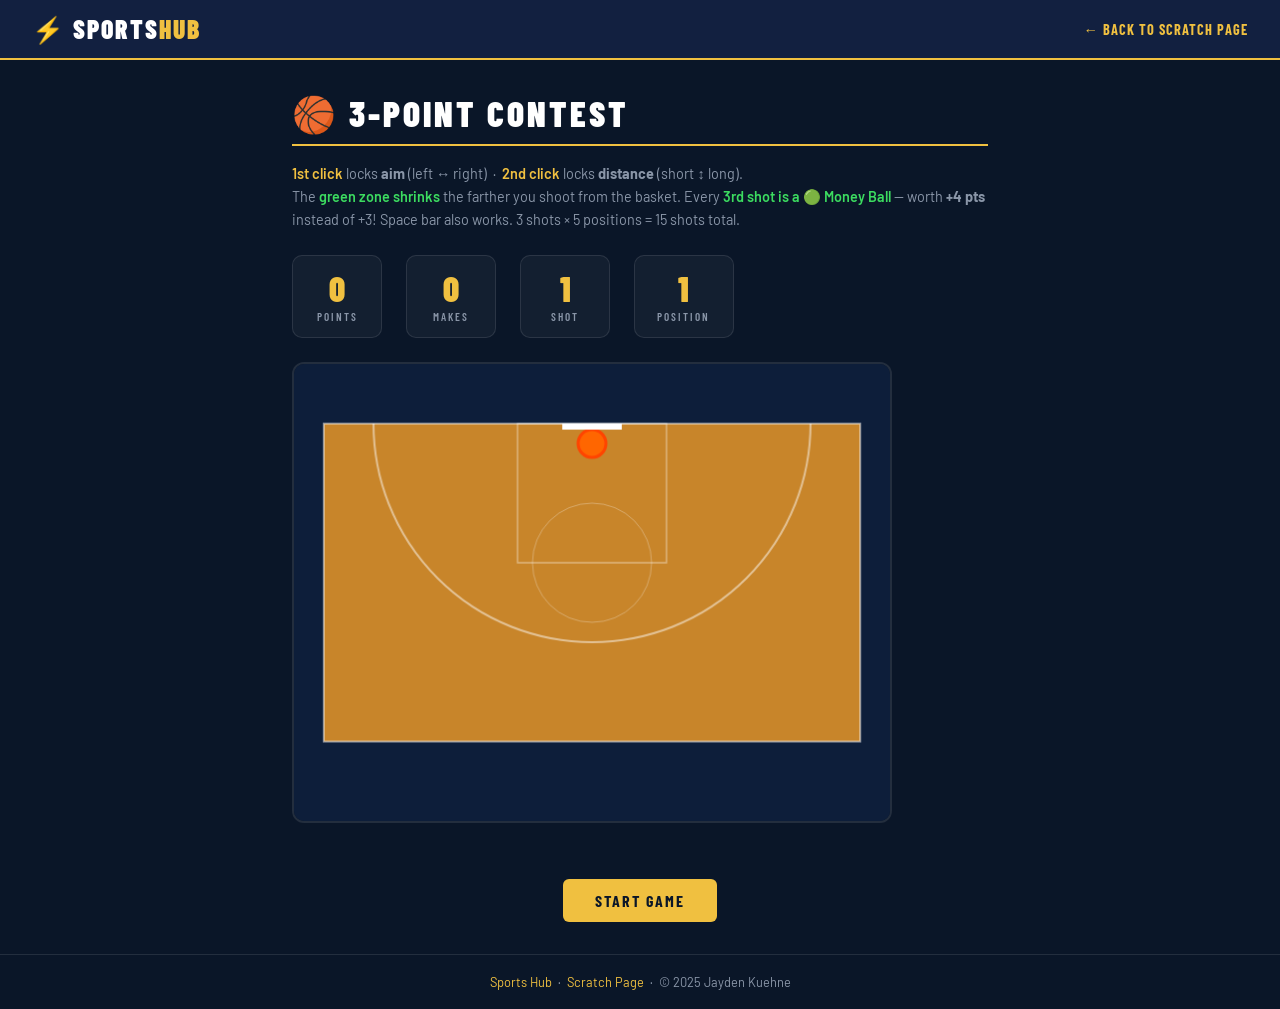
<file: game.html>
<!DOCTYPE html>
<html lang="en">
<head>
  <meta charset="UTF-8">
  <meta name="viewport" content="width=device-width, initial-scale=1.0">
  <title>3-Point Contest – Sports Hub</title>
  <link href="https://fonts.googleapis.com/css2?family=Barlow+Condensed:wght@400;600;700;900&family=Barlow:wght@300;400;500;600&display=swap" rel="stylesheet">
  <style>
    :root {
      --navy: #0a1628;
      --navy-mid: #122040;
      --navy-light: #1a3060;
      --gold: #f0c040;
      --white: #ffffff;
      --gray: #8a96a8;
      --light-border: rgba(255,255,255,0.1);
      --card-bg: rgba(255,255,255,0.04);
      --font-display: 'Barlow Condensed', sans-serif;
      --font-body: 'Barlow', sans-serif;
    }
    * { box-sizing: border-box; margin: 0; padding: 0; }
    body {
      font-family: var(--font-body);
      background: var(--navy);
      color: var(--white);
      min-height: 100vh;
      display: flex;
      flex-direction: column;
    }

    /* NAV */
    nav {
      background: var(--navy-mid);
      border-bottom: 2px solid var(--gold);
      padding: 0 2rem;
      height: 60px;
      display: flex;
      align-items: center;
      justify-content: space-between;
    }
    .brand {
      font-family: var(--font-display);
      font-size: 1.6rem;
      font-weight: 900;
      color: var(--white);
      text-decoration: none;
      letter-spacing: 2px;
      text-transform: uppercase;
    }
    .brand span { color: var(--gold); }
    .back-link {
      font-family: var(--font-display);
      font-size: 0.9rem;
      font-weight: 700;
      letter-spacing: 1px;
      text-transform: uppercase;
      color: var(--gold);
      text-decoration: none;
    }
    .back-link:hover { text-decoration: underline; }

    /* MAIN */
    main {
      flex: 1;
      padding: 2rem;
      max-width: 760px;
      margin: 0 auto;
      width: 100%;
    }
    h1 {
      font-family: var(--font-display);
      font-size: 2.2rem;
      font-weight: 900;
      text-transform: uppercase;
      letter-spacing: 3px;
      color: var(--white);
      margin-bottom: 0.5rem;
      border-bottom: 2px solid var(--gold);
      padding-bottom: 0.5rem;
      display: flex;
      align-items: center;
      gap: 0.75rem;
    }
    .instructions {
      color: var(--gray);
      font-size: 0.9rem;
      margin: 1rem 0 1.5rem;
      line-height: 1.6;
    }
    .instructions span { color: var(--gold); font-weight: 600; }
    .instructions .green { color: #3cdc60; font-weight: 600; }

    /* STATS ROW */
    .stats-row {
      display: flex;
      gap: 1.5rem;
      margin-bottom: 1.5rem;
      flex-wrap: wrap;
    }
    .stat-box {
      background: var(--card-bg);
      border: 1px solid var(--light-border);
      border-radius: 10px;
      padding: 0.9rem 1.4rem;
      text-align: center;
      min-width: 90px;
    }
    .stat-val {
      font-family: var(--font-display);
      font-size: 2.2rem;
      font-weight: 900;
      color: var(--gold);
      line-height: 1;
    }
    .stat-lbl {
      font-family: var(--font-display);
      font-size: 0.7rem;
      font-weight: 600;
      letter-spacing: 2px;
      text-transform: uppercase;
      color: var(--gray);
      margin-top: 4px;
    }

    /* CANVAS */
    #game-canvas {
      border: 2px solid var(--light-border);
      border-radius: 12px;
      cursor: pointer;
      display: block;
      width: 100%;
      max-width: 600px;
    }

    /* MSG + BUTTON */
    #game-msg {
      font-family: var(--font-display);
      font-size: 1.3rem;
      font-weight: 700;
      color: var(--gold);
      letter-spacing: 2px;
      min-height: 2rem;
      text-align: center;
      margin: 0.75rem 0;
    }
    .btn-gold {
      background: var(--gold);
      color: var(--navy);
      font-family: var(--font-display);
      font-weight: 700;
      font-size: 1rem;
      letter-spacing: 2px;
      text-transform: uppercase;
      border: none;
      padding: 0.75rem 2rem;
      border-radius: 6px;
      cursor: pointer;
      transition: background 0.2s, transform 0.1s;
      display: block;
      margin: 0 auto;
    }
    .btn-gold:hover { background: #ffd060; transform: translateY(-2px); }

    footer {
      text-align: center;
      padding: 1.2rem;
      color: var(--gray);
      font-size: 0.8rem;
      border-top: 1px solid var(--light-border);
    }
    footer a { color: var(--gold); text-decoration: none; }
  </style>
</head>
<body>

<nav>
  <a class="brand" href="index.html">⚡ Sports<span>Hub</span></a>
  <a class="back-link" href="scratch.html">← Back to Scratch Page</a>
</nav>

<main>
  <h1>🏀 3-Point Contest</h1>
  <p class="instructions">
    <span>1st click</span> locks <strong>aim</strong> (left ↔ right) &nbsp;·&nbsp;
    <span>2nd click</span> locks <strong>distance</strong> (short ↕ long).<br>
    The <span class="green">green zone shrinks</span> the farther you shoot from the basket.
    Every <span class="green">3rd shot is a 🟢 Money Ball</span> — worth <strong>+4 pts</strong> instead of +3!
    Space bar also works. 3 shots × 5 positions = 15 shots total.
  </p>

  <div class="stats-row">
    <div class="stat-box"><div class="stat-val" id="g-score">0</div><div class="stat-lbl">Points</div></div>
    <div class="stat-box"><div class="stat-val" id="g-makes">0</div><div class="stat-lbl">Makes</div></div>
    <div class="stat-box"><div class="stat-val" id="g-shot">1</div><div class="stat-lbl">Shot</div></div>
    <div class="stat-box"><div class="stat-val" id="g-pos">1</div><div class="stat-lbl">Position</div></div>
  </div>

  <canvas id="game-canvas" width="600" height="460"></canvas>
  <div id="game-msg"></div>
  <button id="game-start-btn" class="btn-gold" onclick="startGame()">Start Game</button>
</main>

<footer>
  <a href="index.html">Sports Hub</a> &nbsp;·&nbsp; <a href="scratch.html">Scratch Page</a> &nbsp;·&nbsp; &copy; 2025 Jayden Kuehne
</footer>

<script>
// ── 3-POINT CONTEST GAME ────────────────────────────────────────
let gameRunning = false;
let gScore = 0, gMakes = 0, gShotNum = 0, gPosNum = 0;
let currentShotsThisPos = 0;
let gamePhase = 'idle';
let aimVal = 0, aimDir = 1, aimSpeed = 2.6;
let aimLocked = false, aimLockedVal = 50;
let distVal = 0, distDir = 1, distSpeed = 2.2;
let ballX = 0, ballY = 0, ballTargetX = 0, ballTargetY = 0;
let ballProgress = 0, shotMade = false, currentMoneyBall = false;
let feedbackMsg = '', feedbackAlpha = 0;
let animId = null;

const positions = [
  { x: 60,  y: 300, label: 'Left Corner' },
  { x: 150, y: 180, label: 'Left Wing'   },
  { x: 300, y: 140, label: 'Top of Arc'  },
  { x: 450, y: 180, label: 'Right Wing'  },
  { x: 540, y: 300, label: 'Right Corner'}
];
const BASKET_X = 300, BASKET_Y = 80;
const SHOTS_PER_POS = 3;
const BASE_GREEN_HALF = 12;
const CLOSE_LO = 25, CLOSE_HI = 75;

function posDistance(pos) { return Math.hypot(pos.x - BASKET_X, pos.y - BASKET_Y); }
const POS_DIST_MIN = Math.min(...positions.map(posDistance));
const POS_DIST_MAX = Math.max(...positions.map(posDistance));
function greenZone() {
  const pos = positions[gPosNum] || positions[0];
  const t = (posDistance(pos) - POS_DIST_MIN) / (POS_DIST_MAX - POS_DIST_MIN);
  const half = BASE_GREEN_HALF - t * 7;
  return { lo: 50 - half, hi: 50 + half };
}
function isMoneyBall() { return (gShotNum % 3) === 2; }

// Init
const canvas = document.getElementById('game-canvas');
canvas.addEventListener('click', handleClick);
window.addEventListener('keydown', e => { if (e.code === 'Space' && gameRunning) { e.preventDefault(); handleClick(); }});
drawCourt();

function drawCourt() {
  const ctx = canvas.getContext('2d');
  ctx.fillStyle = '#0d1e3a'; ctx.fillRect(0, 0, 600, 460);
  ctx.fillStyle = '#c8852a'; ctx.fillRect(30, 60, 540, 320);
  ctx.strokeStyle = 'rgba(255,255,255,0.5)'; ctx.lineWidth = 2;
  ctx.strokeRect(30, 60, 540, 320);
  ctx.strokeStyle = 'rgba(255,255,255,0.4)'; ctx.lineWidth = 1.5;
  ctx.strokeRect(225, 60, 150, 140);
  ctx.beginPath(); ctx.arc(BASKET_X, 60, 220, 0, Math.PI, false);
  ctx.strokeStyle = 'rgba(255,255,255,0.5)'; ctx.lineWidth = 2; ctx.stroke();
  ctx.beginPath(); ctx.arc(BASKET_X, 200, 60, 0, Math.PI * 2);
  ctx.strokeStyle = 'rgba(255,255,255,0.3)'; ctx.lineWidth = 1; ctx.stroke();
  ctx.fillStyle = '#ff6600'; ctx.beginPath(); ctx.arc(BASKET_X, BASKET_Y, 14, 0, Math.PI * 2); ctx.fill();
  ctx.strokeStyle = '#ff4400'; ctx.lineWidth = 3; ctx.stroke();
  ctx.fillStyle = '#ffffff'; ctx.fillRect(BASKET_X - 30, BASKET_Y - 20, 60, 6);
}

function startGame() {
  gScore = 0; gMakes = 0; gShotNum = 0; gPosNum = 0; currentShotsThisPos = 0;
  aimVal = 0; aimDir = 1; aimLocked = false; aimLockedVal = 50;
  distVal = 0; distDir = 1; feedbackMsg = ''; feedbackAlpha = 0;
  currentMoneyBall = false; shotMade = false;
  gameRunning = true; gamePhase = 'aim';
  document.getElementById('game-start-btn').style.display = 'none';
  document.getElementById('game-msg').textContent = 'CLICK to lock AIM ↔';
  updateStats();
  if (animId) cancelAnimationFrame(animId);
  gameLoop();
}

function gameLoop() {
  if (!gameRunning) return;
  const ctx = canvas.getContext('2d');
  if (gamePhase === 'aim') { aimVal += aimDir * aimSpeed; if (aimVal >= 100 || aimVal <= 0) aimDir *= -1; }
  if (gamePhase === 'dist') { distVal += distDir * distSpeed; if (distVal >= 100 || distVal <= 0) distDir *= -1; }
  if (gamePhase === 'flight') {
    ballProgress += 0.038;
    if (ballProgress >= 1) {
      ballProgress = 1; gamePhase = 'aim';
      aimVal = 0; aimDir = 1; aimLocked = false; distVal = 0; distDir = 1;
      if (shotMade) {
        const pts = currentMoneyBall ? 4 : 3;
        gScore += pts; gMakes++;
        feedbackMsg = currentMoneyBall ? '🟢 MONEY! +4' : 'SWISH! +3';
      } else { feedbackMsg = 'MISS!'; }
      feedbackAlpha = 1.6; gShotNum++; currentShotsThisPos++;
      updateStats(); checkAdvance();
      if (gameRunning) document.getElementById('game-msg').textContent = 'CLICK to lock AIM ↔';
    }
  }
  if (feedbackAlpha > 0) feedbackAlpha -= 0.022;
  drawCourt();
  drawPositionMarkers(ctx);
  drawAimLine(ctx);
  drawBars(ctx);
  if (gamePhase === 'flight') drawBall(ctx);
  if (feedbackAlpha > 0) drawFeedback(ctx);
  animId = requestAnimationFrame(gameLoop);
}

function drawPositionMarkers(ctx) {
  positions.forEach((pos, i) => {
    const isActive = i === gPosNum && gameRunning;
    ctx.beginPath(); ctx.arc(pos.x, pos.y, isActive ? 16 : 10, 0, Math.PI * 2);
    ctx.fillStyle = isActive ? 'rgba(240,192,64,0.9)' : 'rgba(240,192,64,0.3)'; ctx.fill();
    ctx.strokeStyle = '#f0c040'; ctx.lineWidth = 2; ctx.stroke();
    if (isActive) {
      ctx.fillStyle = '#0a1628'; ctx.font = 'bold 12px Barlow Condensed, sans-serif';
      ctx.textAlign = 'center'; ctx.fillText(i + 1, pos.x, pos.y + 4);
    }
  });
}

function drawAimLine(ctx) {
  if (gamePhase !== 'dist' && gamePhase !== 'flight') return;
  const pos = positions[gPosNum];
  const tx = BASKET_X + ((aimLockedVal - 50) / 50) * 130;
  const gz = greenZone();
  ctx.save(); ctx.setLineDash([6, 5]);
  ctx.strokeStyle = (aimLockedVal >= gz.lo && aimLockedVal <= gz.hi) ? 'rgba(60,200,80,0.65)' : 'rgba(240,192,64,0.5)';
  ctx.lineWidth = 1.5; ctx.beginPath(); ctx.moveTo(pos.x, pos.y); ctx.lineTo(tx, BASKET_Y); ctx.stroke();
  ctx.setLineDash([]); ctx.restore();
}

function drawBars(ctx) {
  if (!gameRunning || gamePhase === 'flight') return;
  const gz = greenZone();
  const money = isMoneyBall();
  const barCol = money ? 'rgba(40,180,80,0.85)' : 'rgba(60,200,80,0.8)';
  const barColDim = money ? 'rgba(40,180,80,0.35)' : 'rgba(60,200,80,0.3)';

  const ax = 30, ay = 408, aw = 530, ah = 18;
  const aimActive = gamePhase === 'aim';
  ctx.fillStyle = aimActive ? 'rgba(0,0,0,0.6)' : 'rgba(0,0,0,0.25)';
  ctx.beginPath(); ctx.roundRect(ax, ay, aw, ah, 8); ctx.fill();
  ctx.fillStyle = aimActive ? barCol : barColDim;
  ctx.beginPath(); ctx.roundRect(ax + aw * (gz.lo / 100), ay, aw * ((gz.hi - gz.lo) / 100), ah, 4); ctx.fill();
  if (!aimActive) {
    const lx = ax + (aimLockedVal / 100) * aw;
    ctx.fillStyle = (aimLockedVal >= gz.lo && aimLockedVal <= gz.hi) ? '#3cc850' : '#ff6060';
    ctx.beginPath(); ctx.roundRect(lx - 4, ay - 2, 8, ah + 4, 4); ctx.fill();
  } else {
    const ix = ax + (aimVal / 100) * aw;
    ctx.fillStyle = money ? '#3cdc60' : '#ffffff';
    ctx.beginPath(); ctx.roundRect(ix - 4, ay - 2, 8, ah + 4, 4); ctx.fill();
  }
  ctx.fillStyle = aimActive ? 'rgba(255,255,255,0.9)' : 'rgba(255,255,255,0.35)';
  ctx.font = (aimActive ? 'bold ' : '') + '11px Barlow, sans-serif'; ctx.textAlign = 'left';
  ctx.fillText(aimActive ? '← AIM (1st click) →' : '← AIM locked ✓', ax, ay - 5);
  if (money && aimActive) {
    ctx.fillStyle = '#3cdc60'; ctx.font = 'bold 11px Barlow, sans-serif'; ctx.textAlign = 'right';
    ctx.fillText('🟢 MONEY BALL +1', ax + aw, ay - 5);
  }

  const vx = 572, vy = 70, vw = 18, vh = 320;
  const distActive = gamePhase === 'dist';
  ctx.fillStyle = distActive ? 'rgba(0,0,0,0.6)' : 'rgba(0,0,0,0.12)';
  ctx.beginPath(); ctx.roundRect(vx, vy, vw, vh, 8); ctx.fill();
  if (distActive) {
    const gTop = vy + vh * (gz.lo / 100), gH = vh * ((gz.hi - gz.lo) / 100);
    ctx.fillStyle = barCol; ctx.beginPath(); ctx.roundRect(vx, gTop, vw, gH, 4); ctx.fill();
    const iy = vy + (distVal / 100) * vh;
    ctx.fillStyle = money ? '#3cdc60' : '#ffffff';
    ctx.beginPath(); ctx.roundRect(vx - 2, iy - 4, vw + 4, 8, 4); ctx.fill();
    ctx.save(); ctx.translate(vx + vw / 2, vy + vh / 2); ctx.rotate(-Math.PI / 2);
    ctx.fillStyle = 'rgba(255,255,255,0.9)'; ctx.font = 'bold 11px Barlow, sans-serif'; ctx.textAlign = 'center';
    ctx.fillText('↑ DISTANCE (2nd click) ↓', 0, -12); ctx.restore();
  }
}

function drawBall(ctx) {
  const t = ballProgress;
  const eased = t < 0.5 ? 2*t*t : -1+(4-2*t)*t;
  const cx = ballX + (ballTargetX - ballX) * eased;
  const cy = ballY + (ballTargetY - ballY) * eased - 115 * Math.sin(Math.PI * t);
  ctx.beginPath(); ctx.arc(cx, cy, 12, 0, Math.PI * 2);
  ctx.fillStyle = currentMoneyBall ? '#2ab84a' : '#e85d2a'; ctx.fill();
  ctx.strokeStyle = currentMoneyBall ? '#0f6e2a' : '#3a1a08'; ctx.lineWidth = 1.5; ctx.stroke();
  ctx.beginPath(); ctx.arc(cx, cy, 12, -0.5, 0.5);
  ctx.strokeStyle = currentMoneyBall ? '#1a9a3a' : '#8b3010'; ctx.lineWidth = 1; ctx.stroke();
}

function drawFeedback(ctx) {
  const alpha = Math.min(feedbackAlpha, 1);
  const pos = positions[Math.min(gPosNum, positions.length - 1)];
  ctx.globalAlpha = alpha; ctx.font = 'bold 24px Barlow Condensed, sans-serif'; ctx.textAlign = 'center';
  if (!shotMade) ctx.fillStyle = '#ff6060';
  else if (currentMoneyBall) ctx.fillStyle = '#3cdc60';
  else ctx.fillStyle = '#f0c040';
  ctx.fillText(feedbackMsg, pos.x, pos.y - 30 - (1.6 - feedbackAlpha) * 18);
  ctx.globalAlpha = 1;
}

function handleClick() {
  if (!gameRunning || gamePhase === 'flight') return;
  if (gamePhase === 'aim') {
    aimLockedVal = aimVal; aimLocked = true; gamePhase = 'dist'; distVal = 0; distDir = 1;
    document.getElementById('game-msg').textContent = 'CLICK to lock DISTANCE ↕';
    return;
  }
  if (gamePhase === 'dist') {
    const dLocked = distVal;
    const gz = greenZone();
    currentMoneyBall = isMoneyBall();
    const pos = positions[gPosNum];
    ballX = pos.x; ballY = pos.y; ballProgress = 0;
    const aimGreen  = aimLockedVal >= gz.lo && aimLockedVal <= gz.hi;
    const distGreen = dLocked      >= gz.lo && dLocked      <= gz.hi;
    const aimClose  = aimLockedVal >= CLOSE_LO && aimLockedVal <= CLOSE_HI;
    const distClose = dLocked      >= CLOSE_LO && dLocked      <= CLOSE_HI;
    if (aimGreen && distGreen) shotMade = true;
    else if (aimClose && distClose) shotMade = Math.random() < 0.55;
    else if ((aimGreen || aimClose) && (distGreen || distClose)) shotMade = Math.random() < 0.3;
    else shotMade = false;
    const aimOffset = ((aimLockedVal - 50) / 50) * 130;
    const distOffset = ((dLocked - 50) / 50) * 38;
    ballTargetX = BASKET_X + aimOffset + (shotMade ? 0 : (Math.random() - 0.5) * 16);
    ballTargetY = BASKET_Y + (shotMade ? 0 : distOffset);
    gamePhase = 'flight';
    document.getElementById('game-msg').textContent = '';
  }
}

function checkAdvance() {
  if (currentShotsThisPos >= SHOTS_PER_POS) {
    currentShotsThisPos = 0; gPosNum++;
    if (gPosNum >= positions.length) { endGame(); return; }
    document.getElementById('game-msg').textContent = `📍 Position ${gPosNum + 1}: ${positions[gPosNum].label}`;
    setTimeout(() => {
      if (gameRunning && gamePhase === 'aim')
        document.getElementById('game-msg').textContent = 'CLICK to lock AIM ↔';
    }, 1600);
  }
}

function updateStats() {
  document.getElementById('g-score').textContent = gScore;
  document.getElementById('g-makes').textContent = gMakes;
  document.getElementById('g-shot').textContent = Math.min(gShotNum + 1, 15);
  document.getElementById('g-pos').textContent = Math.min(gPosNum + 1, 5);
}

function endGame() {
  gameRunning = false; gamePhase = 'idle';
  if (animId) cancelAnimationFrame(animId);
  drawCourt();
  const ctx = canvas.getContext('2d');
  ctx.fillStyle = 'rgba(10,22,40,0.88)';
  ctx.beginPath(); ctx.roundRect(80, 135, 440, 210, 12); ctx.fill();
  ctx.strokeStyle = '#f0c040'; ctx.lineWidth = 2;
  ctx.beginPath(); ctx.roundRect(80, 135, 440, 210, 12); ctx.stroke();
  ctx.fillStyle = '#f0c040'; ctx.font = 'bold 36px Barlow Condensed, sans-serif';
  ctx.textAlign = 'center'; ctx.fillText('CONTEST OVER!', 300, 192);
  ctx.fillStyle = '#ffffff'; ctx.font = 'bold 22px Barlow Condensed, sans-serif';
  ctx.fillText(`Final Score: ${gScore} pts (${gMakes}/15 made)`, 300, 232);
  const pct = Math.round((gMakes / 15) * 100);
  const grade = gScore >= 52 ? '🔥 Elite Shooter!' : gScore >= 36 ? '⭐ Solid Range' : gScore >= 24 ? '📈 Keep Practicing' : '💪 Keep Going!';
  ctx.fillStyle = '#8a96a8'; ctx.font = '16px Barlow, sans-serif';
  ctx.fillText(`${pct}% accuracy — ${grade}`, 300, 268);
  ctx.fillStyle = '#3cdc60'; ctx.font = '13px Barlow, sans-serif';
  ctx.fillText('Max possible: 60 pts (15 makes + 5 money ball bonuses)', 300, 296);
  const btn = document.getElementById('game-start-btn');
  btn.textContent = 'Play Again'; btn.style.display = 'block';
  document.getElementById('game-msg').textContent = '';
}
</script>
</body>
</html>
</file>
